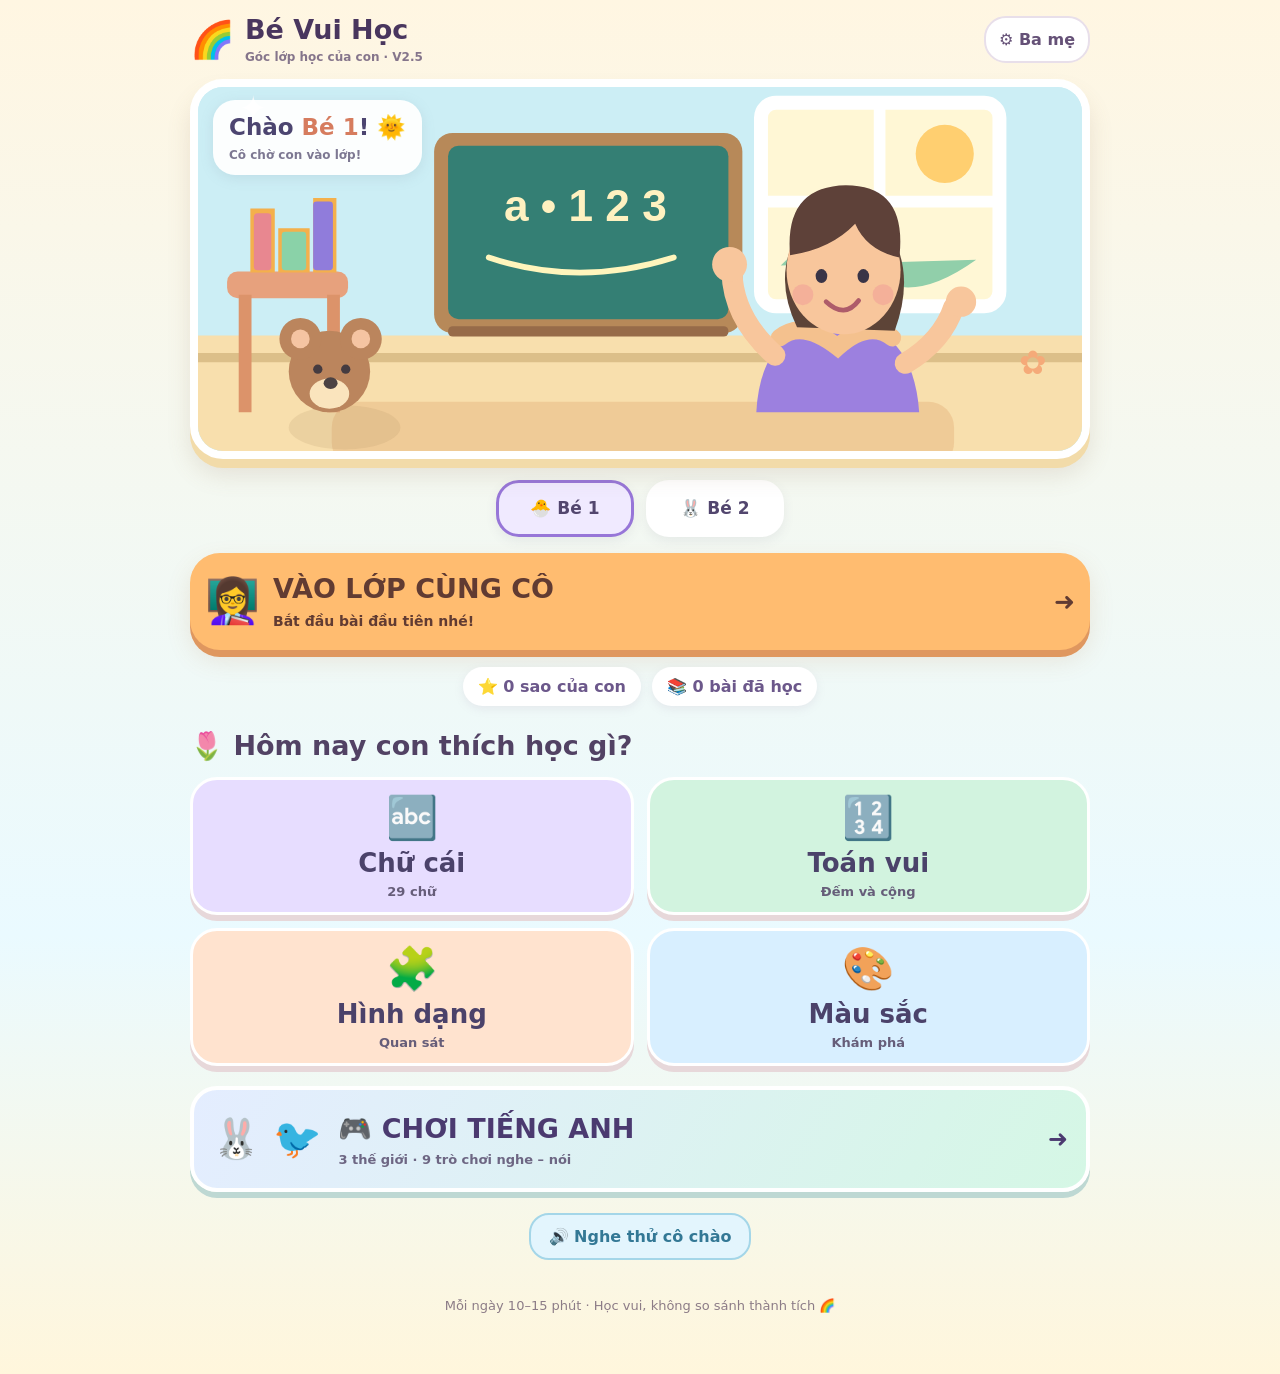
<file: public/index.html>
<!doctype html>
<html lang="vi" style="color-scheme:only light">
<head>
<meta charset="utf-8"><meta name="viewport" content="width=device-width, initial-scale=1, viewport-fit=cover">
<meta name="color-scheme" content="only light"><meta name="theme-color" content="#fff6dc">
<meta name="apple-mobile-web-app-capable" content="yes"><meta name="apple-mobile-web-app-status-bar-style" content="default">
<meta name="apple-mobile-web-app-title" content="Bé Vui Học">
<meta name="description" content="Bé Vui Học – góc lớp học tương tác cho hai bé chuẩn bị vào lớp 1. Trải nghiệm chữ cái, đếm số, tư duy và tô chữ.">
<title>Bé Vui Học V2.6 – Lớp học của con</title>
<link rel="icon" href="./icons/icon-192.png"><link rel="apple-touch-icon" href="./icons/icon-192.png">
<link rel="manifest" href="./manifest.webmanifest"><link rel="stylesheet" href="./styles.css?v=26">
</head>
<body><div id="app"></div><audio id="teacherAudio" preload="metadata" playsinline></audio><div id="toast" role="status" aria-live="polite"></div><script src="./app.js?v=26" defer></script></body></html>
</file>
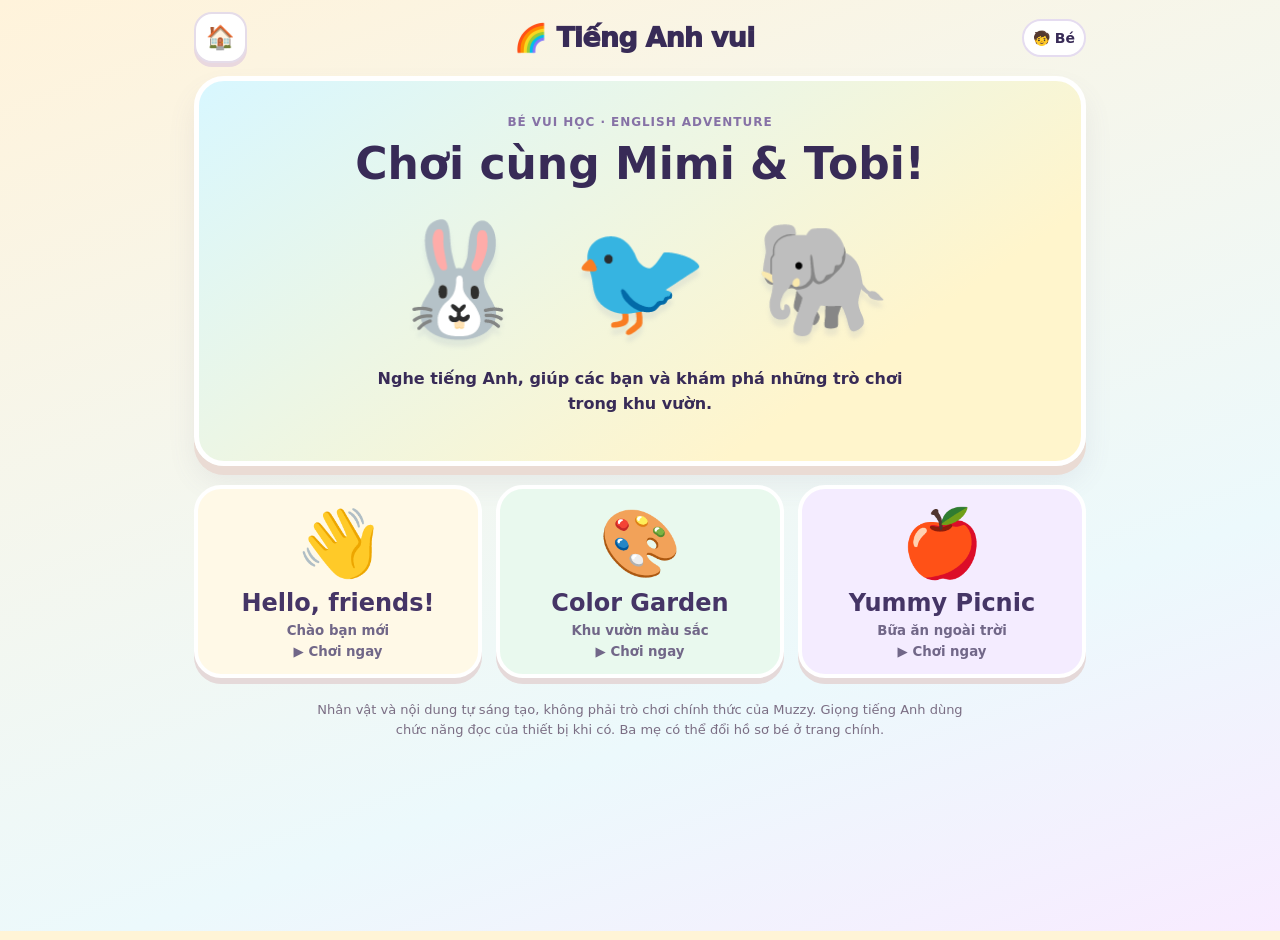
<file: public/english.html>
<!doctype html>
<html lang="vi" style="color-scheme:only light">
<head>
<meta charset="utf-8">
<meta name="viewport" content="width=device-width,initial-scale=1,viewport-fit=cover">
<meta name="theme-color" content="#fff4d6">
<meta name="description" content="Trò chơi nghe và nói tiếng Anh cho bé 4–6 tuổi trong Bé Vui Học.">
<title>Tiếng Anh vui – Bé Vui Học</title>
<link rel="icon" href="./icons/icon-192.png">
<link rel="manifest" href="./manifest.webmanifest">
<style>
:root{font-family:system-ui,-apple-system,"Segoe UI",Arial,sans-serif;color-scheme:only light;color:#382b57;background:#fff4d6}
*{box-sizing:border-box}body{margin:0;min-height:100vh;background:linear-gradient(160deg,#fff3db,#ecf9fc 70%,#f8ebff)}button,a{font:inherit;touch-action:manipulation}button{cursor:pointer;border:0}a{color:inherit;text-decoration:none}
button:focus-visible,a:focus-visible{outline:4px solid #2976be;outline-offset:3px}
button:disabled{opacity:.6;cursor:default}#app{max-width:920px;margin:auto;padding:12px 14px 34px;min-height:100vh}
.topbar{display:flex;align-items:center;gap:10px;justify-content:space-between;margin-bottom:13px}
.back{display:inline-flex;align-items:center;justify-content:center;min-width:51px;min-height:51px;padding:10px;background:#fff;border:2px solid #e5dce9;border-radius:18px;font-size:23px;font-weight:900;box-shadow:0 4px 0 #e9d8df}
.brand{font-size:clamp(19px,4vw,27px);font-weight:1000;letter-spacing:-.03em;flex:1;text-align:center}.kid-bubble{display:flex;align-items:center;gap:6px;border-radius:30px;padding:9px;background:#fff;border:2px solid #e5dcf0;font-weight:850;font-size:14px}
h1,h2,h3,p{margin:0}.hint{color:#6f6681;font-size:14px;line-height:1.55}.hero{background:linear-gradient(145deg,#d8f7ff,#fff5cc 75%);border:5px solid #fff;border-radius:30px;padding:clamp(20px,5vw,34px);box-shadow:0 9px 0 #eadbd4,0 16px 28px #70668f19;text-align:center;overflow:hidden}
.eyebrow{font-weight:900;color:#8672a6;text-transform:uppercase;letter-spacing:.08em;font-size:12px;margin-bottom:9px}.hero h1{font-size:clamp(28px,6vw,44px);line-height:1.2}.hero p{line-height:1.6;margin:10px auto;max-width:560px;font-weight:700}
.actors{min-height:153px;display:flex;align-items:center;justify-content:center;gap:clamp(12px,5vw,45px);margin:12px 0 4px}.actor{font-size:clamp(60px,16vw,110px);display:inline-block;filter:drop-shadow(0 7px 2px #6677a31c);animation:float 3.5s ease-in-out infinite alternate}.actor:nth-child(2){animation-delay:.5s}.actor:nth-child(3){animation-delay:1s}
@keyframes float{to{transform:translateY(-9px) rotate(3deg)}}.worlds{display:grid;grid-template-columns:repeat(3,minmax(0,1fr));gap:14px;margin-top:19px}
.world{display:flex;flex-direction:column;align-items:center;gap:6px;text-align:center;border:4px solid #fff;padding:15px 10px;background:#fff9e7;border-radius:27px;box-shadow:0 6px 0 #e5d9d9;min-height:185px;color:#453566}
.world:nth-child(2){background:#e9f9ee}.world:nth-child(3){background:#f4ecff}.world .big{font-size:66px;line-height:1.2}.world strong{font-size:clamp(19px,3vw,24px)}.world small{font-weight:750;color:#716788}.done{font-size:12px;font-weight:900;color:#27794e;background:#d7f7df;border-radius:15px;padding:4px 10px}
.footnote{text-align:center;margin:22px auto;color:#7b6e84;font-size:13px;line-height:1.55;max-width:650px}
.primary{display:inline-flex;align-items:center;justify-content:center;gap:7px;background:#7656cf;color:white;min-height:62px;border-radius:19px;padding:13px 25px;font-size:clamp(19px,4vw,24px);font-weight:950;box-shadow:0 5px 0 #51378b}
.primary:disabled{box-shadow:none;background:#bcb0d1}.soft{background:#e5f5ff;color:#2b608a;border:2px solid #b7d7ea;min-height:54px;border-radius:17px;padding:10px 15px;font-size:16px;font-weight:900}
.large{font-size:21px;min-height:70px;width:min(380px,100%)}.intro-actions{display:flex;gap:12px;justify-content:center;flex-wrap:wrap;margin-top:25px}
.story{background:#fff;border:5px solid #f5e8cf;border-radius:30px;padding:clamp(18px,4vw,28px);text-align:center;box-shadow:0 8px 23px #6e52731a}
.story h1{font-size:clamp(29px,6vw,43px);margin:10px 0}.story .english{font-weight:1000;font-size:clamp(22px,5.5vw,37px);color:#514192;line-height:1.36;margin:9px 0}
.scene{position:relative;min-height:240px;border-radius:26px;background:linear-gradient(#bfeaff 0%,#ddf8fb 67%,#bfeac2 68%,#93cf9e 100%);overflow:hidden;display:flex;align-items:center;justify-content:space-evenly;isolation:isolate}
.scene::before{content:"☁️";position:absolute;top:7px;left:12%;font-size:65px;opacity:.86}.scene::after{content:"🌳";position:absolute;bottom:2px;right:3%;font-size:72px;z-index:-1}
.scene .scene-actor{font-size:clamp(74px,16vw,120px);filter:drop-shadow(0 6px 3px #4b657044)}.scene .decor{font-size:55px;align-self:flex-end;margin-bottom:17px}
.progress{display:flex;gap:5px;flex:1;max-width:350px}.progress i{height:10px;flex:1;border-radius:20px;background:#e1d8e6}.progress i.passed{background:#61bd95}.progress i.current{background:#8870da}.step-label{font-weight:900;font-size:13px;color:#786e91;white-space:nowrap}
.task-head{display:flex;align-items:center;justify-content:space-between;gap:10px;margin:10px 0 15px}.task{border:5px solid white;background:#fffefa;border-radius:30px;box-shadow:0 8px 0 #e7ddce,0 14px 25px #80629d12;padding:clamp(15px,3.5vw,26px);text-align:center}
.character{font-size:clamp(70px,16vw,100px);line-height:1.25;margin-bottom:5px}.speech{background:#f0ebff;color:#4c3f82;border-radius:23px 23px 23px 8px;padding:14px 12px;max-width:630px;margin:10px auto;font-weight:950;font-size:clamp(22px,5vw,33px);line-height:1.32}
.speech-sub{font-size:15px;color:#81758f;margin-top:7px;line-height:1.5}
.play-sound{display:inline-flex;align-items:center;justify-content:center;gap:6px;margin:13px auto 14px;border-radius:20px;min-height:57px;padding:11px 19px;background:#e2f2ff;border:2px solid #afd4ed;color:#255e8a;font-weight:900;font-size:18px}
.options{display:grid;grid-template-columns:repeat(3,minmax(0,1fr));gap:11px;margin:11px auto 10px;max-width:690px}
.option{border:4px solid #dfd6f5;border-radius:25px;background:#f6f0ff;padding:12px 5px;min-height:130px;display:flex;flex-direction:column;align-items:center;justify-content:center;gap:5px;color:#574475;font-weight:900}
.option .symbol{font-size:clamp(48px,12vw,79px);line-height:1.22}.option .word{font-size:clamp(13px,3vw,18px)}
.option.selected{border-color:#59a4d8;background:#e0f4ff}.option.correct{border-color:#46ba83;background:#ddf8e8}.option.wrong{animation:shake .28s}.option:disabled{opacity:1}
@keyframes shake{20%,60%{transform:translateX(-5px)}40%,80%{transform:translateX(5px)}}
.give-wrap{display:grid;grid-template-columns:1fr;max-width:740px;margin:auto;gap:10px}.drop-zone{display:flex;align-items:center;justify-content:center;gap:14px;border:4px dashed #bba2e8;background:#f4f0ff;border-radius:24px;min-height:120px;font-weight:900;font-size:18px;color:#67538d}.drop-zone .friend{font-size:75px}.drop-zone.ok{background:#dcf8e7;border-color:#50b78b}
.draggable{touch-action:none}.drag-ghost{position:fixed;pointer-events:none;z-index:100;font-size:70px;transform:translate(-50%,-50%);filter:drop-shadow(0 8px 7px #0003)}
.feedback{font-weight:950;font-size:18px;min-height:31px;margin:13px auto;color:#428567}.feedback.retry{color:#a56f3a}.next-bar{display:flex;justify-content:center;margin-top:8px}
.say-prompt{font-size:clamp(35px,8vw,59px);font-weight:1000;color:#8060bd;margin:10px}.say-tools{display:flex;justify-content:center;flex-wrap:wrap;gap:10px;margin:14px 0}.record-state{font-size:14px;color:#786b89;line-height:1.5}
.recording{background:#fee3ea;color:#9f2f58;border-color:#f6a4b7}.playback{display:block;max-width:100%;width:min(330px,100%);margin:12px auto}
.reward{font-size:clamp(100px,23vw,170px);margin:3px 0}.sparkle{font-size:46px;letter-spacing:6px;margin:10px 0}
#notice{min-height:22px;font-size:13px;color:#6d6884;text-align:center;margin:9px auto;line-height:1.5}
@media(max-width:670px){.worlds{grid-template-columns:1fr 1fr}.world{min-height:165px}.hero{padding:16px}.actors{min-height:100px}.actor{font-size:72px}.scene{min-height:200px}.option{min-height:113px}}
@media(max-width:410px){.worlds{grid-template-columns:1fr 1fr;gap:9px}.world .big{font-size:51px}.world strong{font-size:18px}.world:last-child{grid-column:1/-1}.topbar{gap:5px}.brand{font-size:19px}.kid-bubble{font-size:12px}.options{gap:6px}.option .symbol{font-size:49px}.scene .scene-actor{font-size:83px}}
@media(prefers-reduced-motion:reduce){*,*::before,*::after{animation:none!important;transition:none!important}}
</style>
</head>
<body>
<main id="app"></main>
<div id="notice" role="status" aria-live="polite"></div>
<script>
(function(){
"use strict";
var STORE="be-vui-hoc-family-v25";
var WORLDS=[
 {id:"hello",name:"Hello, friends!",vn:"Chào bạn mới",icon:"👋",lead:"Mimi gặp người bạn mới trong khu vườn.",line:"Hello! I'm Mimi!",scene:["🐰","🐦"],tasks:[
  {kind:"tap",s:"🐰",line:"Hello! Wave to Mimi!",vn:"Mimi vẫy tay. Con chào lại nào!",items:[["wave","👋","Hello!"],["apple","🍎","Apple"],["sleep","🌙","Sleep"]],answer:"wave"},
  {kind:"tap",s:"🐰",line:"Where is Tobi? Tap the bird!",vn:"Tobi là bạn chim. Con tìm Tobi nhé!",items:[["rabbit","🐰","Mimi"],["bird","🐦","Tobi"],["elephant","🐘","Ellie"]],answer:"bird"},
  {kind:"say",s:"🐦",line:"Hello! I'm Tobi!",vn:"Con thử nói Hello cùng Tobi!",say:"Hello!"}
 ]},
 {id:"colors",name:"Color Garden",vn:"Khu vườn màu sắc",icon:"🎨",lead:"Mimi và Tobi tìm những món đồ nhiều màu.",line:"Look! A red apple!",scene:["🐰","🌈"],tasks:[
  {kind:"tap",s:"🐰",line:"Find the red apple!",vn:"Chạm vào quả táo đỏ nhé!",items:[["red","🍎","Red"],["blue","🫐","Blue"],["yellow","🍋","Yellow"]],answer:"red"},
  {kind:"drag",s:"🐰",line:"Give Mimi the blue ball!",vn:"Kéo hoặc chọn bóng xanh, đưa cho Mimi.",items:[["red","🔴","Red"],["blue","🔵","Blue"],["yellow","🟡","Yellow"]],answer:"blue",to:"🐰"},
  {kind:"tap",s:"🐦",line:"Touch something green!",vn:"Con tìm một thứ màu xanh lá nhé!",items:[["star","⭐","Star"],["leaf","🍃","Leaf"],["heart","❤️","Heart"]],answer:"leaf"}
 ]},
 {id:"food",name:"Yummy Picnic",vn:"Bữa ăn ngoài trời",icon:"🍎",lead:"Hai người bạn cùng chuẩn bị một buổi dã ngoại.",line:"I'm hungry! Let's eat!",scene:["🐰","🧺"],tasks:[
  {kind:"drag",s:"🐰",line:"Give Mimi an apple, please!",vn:"Đưa quả táo cho Mimi nhé!",items:[["apple","🍎","Apple"],["bread","🍞","Bread"],["banana","🍌","Banana"]],answer:"apple",to:"🐰"},
  {kind:"drag",s:"🐦",line:"Give Tobi a banana, please!",vn:"Đưa quả chuối cho Tobi nhé!",items:[["water","💧","Water"],["banana","🍌","Banana"],["cake","🍰","Cake"]],answer:"banana",to:"🐦"},
  {kind:"say",s:"🐰",line:"Thank you!",vn:"Nói Thank you! để cảm ơn nhé.",say:"Thank you!"}
 ]}
];
var app=document.getElementById("app");
var notice=document.getElementById("notice");
var active=0,phase="home",world=null,step=0,solved=false,selected="",feedback="",wrong="",recorder=null,stream=null,recordUrl="",recording=false,dragging=null;
function safe(v){return String(v==null?"":v).replace(/[&<>"']/g,function(c){return {"&":"&amp;","<":"&lt;",">":"&gt;",'"':"&quot;","'":"&#39;"}[c]})}
function family(){try{return JSON.parse(localStorage.getItem(STORE)||"null")}catch(e){return null}}
function getKid(){var s=family();if(s&&Array.isArray(s.kids)&&s.kids.length){active=s.active===1?1:0;return s.kids[active]}return {name:"Bé",finished:{},stars:0}}
function completed(id){return !!(getKid().finished||{})["en_"+id]}
function markCompleted(){var s=family();if(!s||!Array.isArray(s.kids)||!s.kids[active])return false;var k=s.kids[active];if(!k.finished||typeof k.finished!=="object")k.finished={};if(k.finished["en_"+world.id])return false;k.finished["en_"+world.id]=new Date().toISOString();k.stars=Math.max(0,Number(k.stars)||0)+3;k.activity=Array.isArray(k.activity)?k.activity:[];k.activity.push({at:new Date().toISOString(),id:"en_"+world.id,kind:"english-game",stars:3});k.activity=k.activity.slice(-250);try{localStorage.setItem(STORE,JSON.stringify(s));return true}catch(e){message("Không lưu được tiến độ. Kiểm tra bộ nhớ của máy.");return false}}
function message(s){notice.textContent=s||""}
function header(){var k=getKid();return '<header class="topbar"><a class="back" href="./" aria-label="Về Bé Vui Học">🏠</a><div class="brand">🌈 Tiếng Anh vui</div><span class="kid-bubble">🧒 '+safe(k.name||"Bé")+'</span></header>'}
function worldButtons(){return WORLDS.map(function(w){return '<button class="world" data-action="world" data-id="'+w.id+'"><span class="big">'+w.icon+'</span><strong>'+safe(w.name)+'</strong><small>'+safe(w.vn)+'</small>'+(completed(w.id)?'<span class="done">✓ Đã chơi</span>':'<small>▶ Chơi ngay</small>')+'</button>'}).join("")}
function home(){return header()+'<section class="hero"><div class="eyebrow">Bé Vui Học · English Adventure</div><h1>Chơi cùng Mimi & Tobi!</h1><div class="actors" aria-hidden="true"><span class="actor">🐰</span><span class="actor">🐦</span><span class="actor">🐘</span></div><p>Nghe tiếng Anh, giúp các bạn và khám phá những trò chơi trong khu vườn.</p></section><section class="worlds" aria-label="Chọn thế giới trò chơi">'+worldButtons()+'</section><p class="footnote">Nhân vật và nội dung tự sáng tạo, không phải trò chơi chính thức của Muzzy. Giọng tiếng Anh dùng chức năng đọc của thiết bị khi có. Ba mẹ có thể đổi hồ sơ bé ở trang chính.</p>'}
function startIntro(w){world=w;phase="intro";step=0;solved=false;selected="";feedback="";clearRecord();render()}
function scene(a){return '<div class="scene" aria-hidden="true"><span class="scene-actor">'+a[0]+'</span><span class="decor">🌼</span><span class="scene-actor">'+a[1]+'</span></div>'}
function intro(){return header()+'<section class="story"><div class="eyebrow">Một câu chuyện mới</div><h1>'+safe(world.name)+'</h1>'+scene(world.scene)+'<p class="english">'+safe(world.line)+'</p><p class="hint">'+safe(world.lead)+'</p><div class="intro-actions"><button class="soft" data-action="listenIntro">🔊 Nghe nhân vật</button><button class="primary large" data-action="begin">▶ Bắt đầu chơi</button></div></section>'}
function progress(){var x='';world.tasks.forEach(function(t,i){x+='<i class="'+(i<step?"passed":i===step?"current":"")+'"></i>'});return '<div class="task-head"><button class="back" data-action="exit" aria-label="Chọn màn chơi">←</button><div class="progress" aria-label="Tiến độ">'+x+'</div><span class="step-label">'+(step+1)+' / '+world.tasks.length+'</span></div>'}
function itemsHtml(t,draggable){return '<div class="options">'+t.items.map(function(it){var cls=(solved&&it[0]===t.answer?" correct ":"")+(selected===it[0]?" selected ":"")+(wrong===it[0]?" wrong ":"");return '<button class="option'+cls+(draggable?" draggable":"")+'" data-action="'+(draggable?"pick":"choose")+'" data-id="'+it[0]+'" '+(solved?"disabled":"")+'><span class="symbol">'+it[1]+'</span><span class="word">'+safe(it[2])+'</span></button>'}).join("")+'</div>'}
function taskBody(t){if(t.kind==="tap")return itemsHtml(t,false);
if(t.kind==="drag")return '<div class="give-wrap">'+itemsHtml(t,true)+'<button class="drop-zone'+(solved?" ok":"")+'" data-action="drop" '+(solved?"disabled":"")+'><span class="friend">'+t.to+'</span><span>🎁 Đưa cho bạn ở đây</span></button><p class="hint">Kéo đồ vật vào bạn hoặc chạm đồ vật rồi chạm vào bạn.</p></div>';
return '<div class="say-prompt">'+safe(t.say)+'</div><p class="hint">Con nghe và nói theo nhé. Không chấm điểm phát âm.</p><div class="say-tools"><button class="soft '+(recording?"recording":"")+'" data-action="'+(recording?"stopRecord":"startRecord")+'">'+(recording?"⏹ Dừng ghi âm":"🎙 Thu giọng con")+'</button><button class="soft" data-action="said">😊 Con đã nói!</button></div>'+(recordUrl?'<audio class="playback" controls src="'+recordUrl+'" aria-label="Nghe giọng con vừa ghi"></audio>':'')+'<p class="record-state">Ghi âm chỉ giữ tạm trong phiên chơi, không tải lên máy chủ. Nếu không cấp quyền micro, bé vẫn chơi được.</p>'}
function taskPage(){var t=world.tasks[step];return header()+progress()+'<section class="task"><div class="eyebrow">'+safe(world.name)+'</div><div class="character" aria-hidden="true">'+t.s+'</div><div class="speech">'+safe(t.line)+'</div><p class="speech-sub">'+safe(t.vn)+'</p><button class="play-sound" data-action="listen">🔊 Nghe tiếng Anh</button>'+taskBody(t)+'<p class="feedback'+(wrong?" retry":"")+'" role="status">'+safe(feedback)+'</p><div class="next-bar"><button class="primary large" data-action="next" '+(solved?"":"disabled")+'>'+(step===world.tasks.length-1?"🏆 Hoàn thành!":"Tiếp tục ➜")+'</button></div></section>'}
function finish(){return header()+'<section class="story"><div class="eyebrow">Hooray!</div><div class="reward">🏆</div><h1>Great job!</h1><div class="sparkle" aria-hidden="true">🌟🌈🌟</div><p class="english">You did it!</p><p>Con đã giúp Mimi và Tobi hoàn thành <strong>'+safe(world.vn)+'</strong>.</p><p class="hint">Mỗi thế giới hoàn thành lần đầu được thưởng 3 sao. Chơi lại để nghe và nhớ tự nhiên nhé!</p><div class="intro-actions"><button class="soft" data-action="replay">🔁 Chơi lại</button><button class="primary" data-action="exit">🏡 Chọn màn khác</button></div></section>'}
function render(){app.innerHTML=phase==="home"?home():phase==="intro"?intro():phase==="play"?taskPage():finish()}
function speak(line){message("");if(!("speechSynthesis" in window)){message("Thiết bị chưa hỗ trợ giọng đọc tiếng Anh. Bé có thể chơi bằng hình.");return}try{speechSynthesis.cancel();var u=new SpeechSynthesisUtterance(line);u.lang="en-US";u.rate=.84;u.pitch=1.06;var vs=speechSynthesis.getVoices();var v=vs.find(function(v){return /^en[-_]/i.test(v.lang)})||null;if(v)u.voice=v;u.onerror=function(){message("Không mở được giọng tiếng Anh. Kiểm tra giọng đọc trên thiết bị.")};speechSynthesis.speak(u)}catch(e){message("Không mở được giọng đọc trên trình duyệt này.")}}
function complete(){if(solved)return;solved=true;wrong="";feedback="🌟 Great job! Giỏi lắm!";clearRecord(false);render();speak("Great job!")}
function answer(id){if(solved)return;var t=world.tasks[step];if(id===t.answer){complete();return}wrong=id;feedback="💛 Let's try again! Con thử lại nhé.";render();speak(t.line)}
function next(){if(!solved)return;clearRecord();if(step<world.tasks.length-1){step++;solved=false;selected="";wrong="";feedback="";render();speak(world.tasks[step].line)}else{markCompleted();phase="finish";render();speak("Hooray! Great job!")}}
function clearRecord(revoke){if(recording&&recorder&&recorder.state!=="inactive"){try{recorder.stop()}catch(e){}}if(stream){stream.getTracks().forEach(function(t){t.stop()});stream=null}recording=false;if(revoke!==false){if(recordUrl)URL.revokeObjectURL(recordUrl);recordUrl=""}}
async function startRecording(){if(!navigator.mediaDevices||!navigator.mediaDevices.getUserMedia||typeof MediaRecorder==="undefined"){message("Máy chưa hỗ trợ ghi âm. Bé có thể nói và bấm Con đã nói.");return}try{clearRecord();stream=await navigator.mediaDevices.getUserMedia({audio:true});var chunks=[];recorder=new MediaRecorder(stream);recorder.ondataavailable=function(e){if(e.data&&e.data.size)chunks.push(e.data)};recorder.onstop=function(){if(!chunks.length)return;if(recordUrl)URL.revokeObjectURL(recordUrl);recordUrl=URL.createObjectURL(new Blob(chunks,{type:recorder.mimeType||"audio/webm"}));if(phase==="play")render()};recorder.start();recording=true;render();message("🎙 Đang ghi âm. Bấm Dừng khi con nói xong.")}catch(e){clearRecord();message("Chưa có quyền dùng micro. Bé vẫn có thể tập nói bình thường.")}}
function stopRecording(){if(!recording)return;recording=false;try{if(recorder&&recorder.state!=="inactive")recorder.stop()}catch(e){}if(stream){stream.getTracks().forEach(function(t){t.stop()});stream=null}render()}
function exitHome(){clearRecord();if("speechSynthesis"in window)speechSynthesis.cancel();world=null;phase="home";render();window.scrollTo(0,0)}
app.addEventListener("click",function(e){var el=e.target.closest("[data-action]");if(!el)return;var a=el.dataset.action,id=el.dataset.id;
if(a==="world"){var w=WORLDS.find(function(w){return w.id===id});if(w)startIntro(w)}
else if(a==="listenIntro")speak(world.line);
else if(a==="begin"){phase="play";render();speak(world.tasks[0].line)}
else if(a==="listen")speak(world.tasks[step].line);
else if(a==="choose")answer(id);
else if(a==="pick"){if(!solved){selected=id;wrong="";render();message("Đã chọn! Con đưa đồ vật đến bạn nhé.")}}
else if(a==="drop"){if(selected)answer(selected);else message("Chọn một món đồ trước nhé!")}
else if(a==="said")complete();
else if(a==="startRecord")startRecording();
else if(a==="stopRecord")stopRecording();
else if(a==="next")next();
else if(a==="exit")exitHome();
else if(a==="replay")startIntro(world);
});
app.addEventListener("pointerdown",function(e){var el=e.target.closest('[data-action="pick"]');if(!el||solved||e.button!==0)return;dragging={id:el.dataset.id,startX:e.clientX,startY:e.clientY,ghost:null};});
app.addEventListener("pointermove",function(e){if(!dragging)return;var dx=e.clientX-dragging.startX,dy=e.clientY-dragging.startY;if(!dragging.ghost&&(dx*dx+dy*dy)>144){var g=document.createElement("div");g.className="drag-ghost";var t=world.tasks[step];var item=t.items.find(function(x){return x[0]===dragging.id});g.textContent=item?item[1]:"🎁";document.body.appendChild(g);dragging.ghost=g;}if(dragging.ghost){dragging.ghost.style.left=e.clientX+"px";dragging.ghost.style.top=e.clientY+"px";e.preventDefault()}});
app.addEventListener("pointerup",function(e){if(!dragging)return;var d=dragging;dragging=null;if(d.ghost){d.ghost.remove();var target=document.elementFromPoint(e.clientX,e.clientY);if(target&&target.closest('[data-action="drop"]')){selected=d.id;answer(d.id)}else{selected=d.id;render();message("Con hãy đưa đồ vật cho bạn nhé.")}}});
app.addEventListener("pointercancel",function(){if(dragging&&dragging.ghost)dragging.ghost.remove();dragging=null});
window.addEventListener("pagehide",function(){clearRecord();if("speechSynthesis"in window)speechSynthesis.cancel()});
render();
})();
</script>
</body>
</html>
</file>
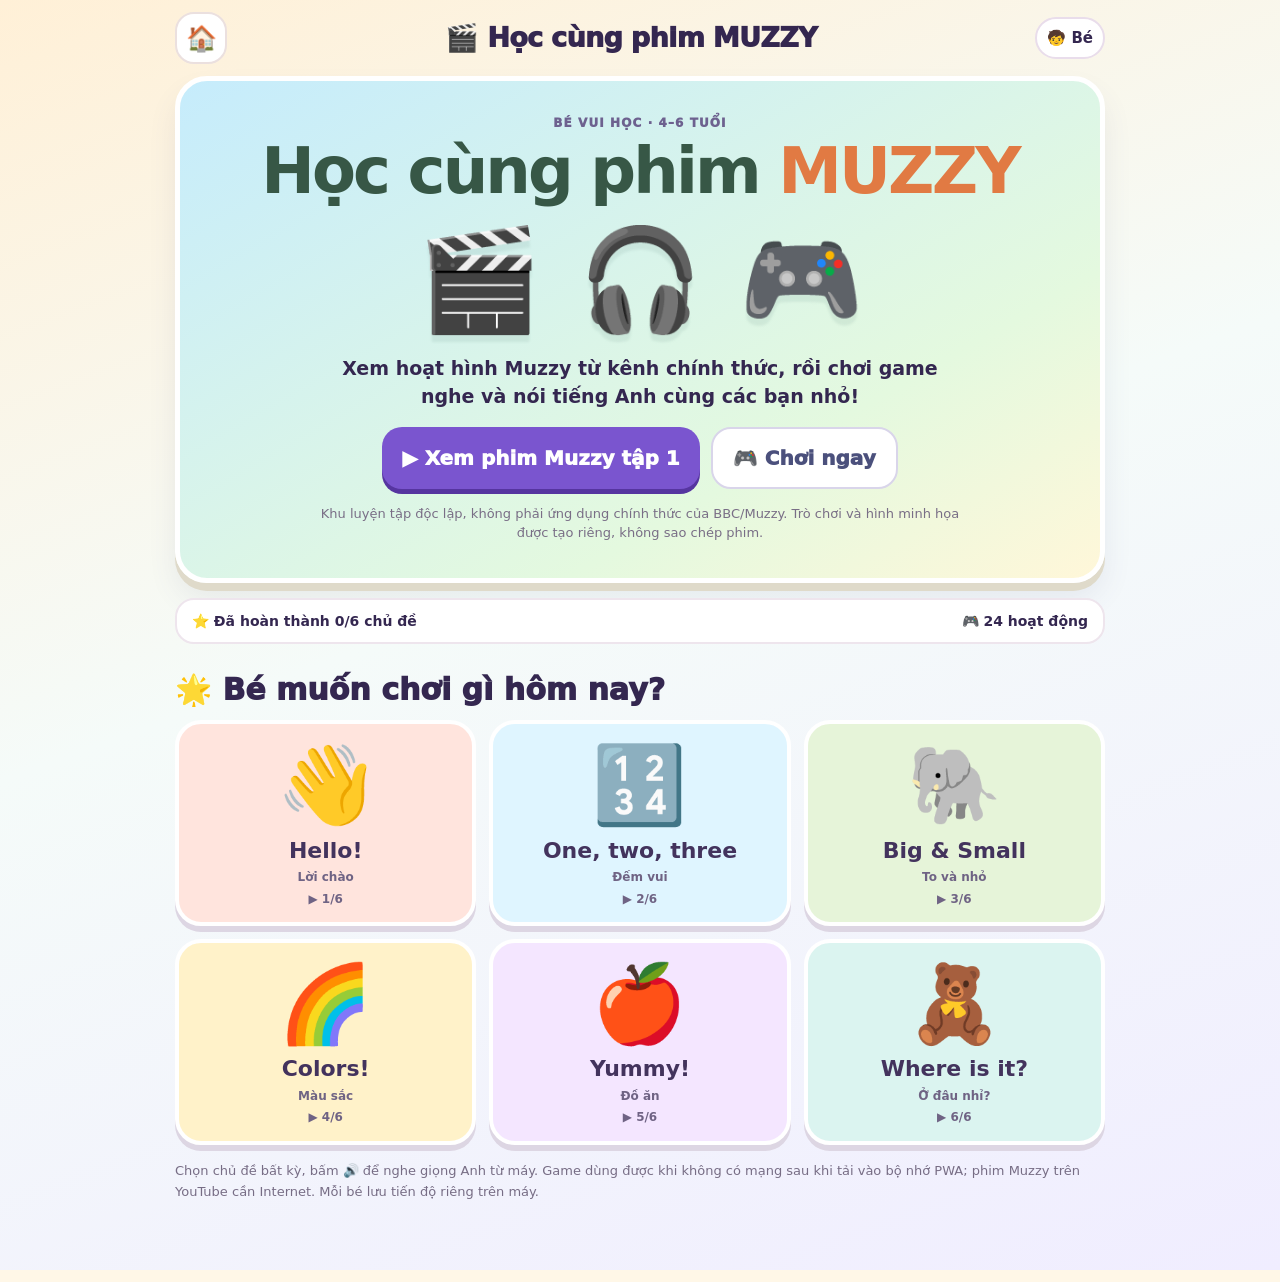
<file: public/muzzy.html>
<!doctype html>
<html lang="vi" style="color-scheme:only light">
<head>
<meta charset="utf-8">
<meta name="viewport" content="width=device-width,initial-scale=1,viewport-fit=cover">
<meta name="theme-color" content="#fff3d4">
<meta name="description" content="Bé học tiếng Anh cùng phim Muzzy: xem tập phim từ kênh chính thức và chơi trò luyện nghe nói tự sáng tạo.">
<title>Học cùng phim MUZZY • Bé Vui Học</title>
<link rel="manifest" href="./manifest.webmanifest">
<link rel="icon" href="./icons/icon-192.png">
<style>
:root{font-family:system-ui,-apple-system,"Segoe UI",Arial,sans-serif;color-scheme:only light;color:#342750;background:#fff7e7}
*{box-sizing:border-box}html{scroll-behavior:smooth}body{margin:0;min-height:100vh;background:linear-gradient(160deg,#fff0d7 0%,#f5fbf9 45%,#f0edff 100%)}button,input{font:inherit}button,a{touch-action:manipulation}button{border:0;cursor:pointer}button:focus-visible,a:focus-visible{outline:4px solid #247dc4;outline-offset:4px}a{color:inherit;text-decoration:none}button:disabled{cursor:default;opacity:.55}
#app{max-width:980px;padding:12px clamp(12px,3vw,25px) 35px;margin:auto;min-height:100vh}
.top{display:flex;align-items:center;gap:9px;margin-bottom:12px;justify-content:space-between}.back{display:grid;place-items:center;min-width:52px;min-height:52px;background:white;border:2px solid #ebe0df;border-radius:19px;font-size:25px;text-decoration:none}.title{flex:1;text-align:center;font-weight:1000;font-size:clamp(18px,4vw,27px);letter-spacing:-.025em}.kid{border-radius:25px;background:#fff;padding:10px;font-size:clamp(12px,3vw,15px);font-weight:800;border:2px solid #e9ddeb;max-width:122px;white-space:nowrap;overflow:hidden;text-overflow:ellipsis}
h1,h2,h3,p{margin:0}.hero{background:linear-gradient(150deg,#c6ecfc,#e4f9df 70%,#fff7d9);border:5px solid #fff;border-radius:32px;padding:clamp(21px,5vw,35px);text-align:center;box-shadow:0 8px 0 #dfdaca,0 17px 28px #5a557b18}
.kicker{font-size:12px;letter-spacing:.09em;font-weight:1000;color:#6d618f;text-transform:uppercase}.hero h1{font-size:clamp(36px,8vw,64px);line-height:1.06;letter-spacing:-.045em;color:#375746;margin:8px 0}.hero h1 span{color:#e17a43}
.illustration{display:flex;align-items:center;justify-content:center;gap:clamp(12px,4vw,36px);min-height:116px;padding:7px}.illustration span{font-size:clamp(58px,13vw,100px);filter:drop-shadow(0 7px 1px #658c8421);animation:rise 2.7s ease-in-out infinite alternate}.illustration span:nth-child(2){animation-delay:.5s}.illustration span:nth-child(3){animation-delay:1s}
@keyframes rise{to{transform:translateY(-8px) rotate(4deg)}}.hero-desc{max-width:610px;margin:8px auto 16px;font-weight:700;font-size:clamp(15px,3.5vw,19px);line-height:1.5}
.hero-actions{display:flex;justify-content:center;gap:11px;flex-wrap:wrap}.primary,.secondary{display:inline-flex;align-items:center;justify-content:center;gap:8px;border-radius:20px;padding:14px 20px;min-height:62px;font-weight:950;font-size:clamp(16px,3.8vw,20px)}
.primary{background:#7a55cf!important;color:white!important;box-shadow:0 5px 0 #5635a0}.secondary{background:white;color:#4b507c;border:2px solid #d9d5ea}.primary:disabled{box-shadow:none;background:#ada2c5!important}
.notice{font-size:13px;line-height:1.5;color:#796e86;margin:15px auto 0;text-align:center;max-width:650px}
.panel-title{font-size:clamp(23px,4.5vw,30px);font-weight:1000;line-height:1.25;margin:27px 0 12px}.world-grid{display:grid;grid-template-columns:repeat(3,minmax(0,1fr));gap:13px}
.world{display:flex;flex-direction:column;justify-content:center;align-items:center;text-align:center;gap:6px;min-height:170px;padding:15px 9px;border-radius:26px;border:4px solid white;box-shadow:0 6px 0 #ddd6e3;color:#43335d}
.world:nth-child(6n+1){background:#ffe4dd}.world:nth-child(6n+2){background:#dff5ff}.world:nth-child(6n+3){background:#e6f4d9}.world:nth-child(6n+4){background:#fff2c9}.world:nth-child(6n+5){background:#f4e6ff}.world:nth-child(6n+6){background:#dbf4f0}
.world .emoji{font-size:clamp(54px,10vw,76px);line-height:1.2}.world strong{font-size:clamp(17px,3vw,22px);line-height:1.25}.world small{color:#6f6384;font-size:12px;font-weight:800;line-height:1.3}
.world .stamp{border-radius:15px;background:#d0f7d6;color:#237c50;font-size:12px;padding:4px 9px;font-weight:900}
.info-row{display:flex;justify-content:space-between;gap:10px;align-items:center;margin:15px 0 8px;padding:13px 15px;background:white;border-radius:19px;border:2px solid #eee5ed;font-weight:850;font-size:14px}
.note{font-size:13px;color:#776d85;line-height:1.6;margin-top:16px}.note a{color:#335ca3;text-decoration:underline}
.video-card{background:white;border-radius:28px;border:4px solid #f2e6ce;padding:clamp(13px,3vw,23px);box-shadow:0 7px 0 #e7e1d8}
.video-card h2{font-size:clamp(23px,5vw,32px);margin:0 0 12px}.video-card .vidicon{font-size:60px;text-align:center}.video-card p{line-height:1.65;color:#625977;margin:10px 0 18px;font-size:15px}.video-actions{display:flex;flex-wrap:wrap;gap:10px;justify-content:center}
.external{display:inline-flex;align-items:center;justify-content:center;border-radius:17px;background:#e6f2ff;border:2px solid #c4d9ed;padding:12px 17px;font-weight:900;color:#285d89;min-height:55px}
.video-frame{aspect-ratio:16/9;width:100%;border:0;border-radius:19px;background:#151822;display:block;margin:14px auto}
.video-foot{font-size:12px!important;color:#857b8b!important;margin:14px 0 3px!important}
.toolbar{display:flex;align-items:center;gap:10px;margin-bottom:13px}.round{border-radius:18px;min-width:53px;min-height:53px;background:white;border:2px solid #e8dfeb;font-size:23px;font-weight:900;color:#57437b}.progress{display:flex;gap:5px;flex:1}.progress i{height:11px;border-radius:12px;background:#e5dde9;flex:1}.progress .done{background:#6ecba4}.progress .active{background:#9070e1}.count{font-weight:900;color:#766c86;font-size:13px;white-space:nowrap}
.game{background:#fffefa;border:5px solid white;border-radius:30px;padding:clamp(17px,3.5vw,30px);text-align:center;box-shadow:0 7px 0 #e0d9ce,0 15px 25px #4c346017}
.game-icon{font-size:clamp(64px,16vw,110px);line-height:1.15;margin:7px auto}.game-label{font-size:13px;text-transform:uppercase;letter-spacing:.07em;font-weight:900;color:#81738d;margin-top:6px}
.phrase{font-size:clamp(24px,5vw,39px);color:#4f3d86;line-height:1.3;font-weight:1000;background:#f1ecff;padding:14px 10px;border-radius:22px;max-width:750px;margin:12px auto 10px}
.hint{color:#736b80;font-size:14px;line-height:1.5;margin:6px auto 12px}
.listen{display:inline-flex;gap:8px;align-items:center;justify-content:center;background:#e3f3ff;border:2px solid #b3d3ed;color:#32678c;border-radius:20px;padding:12px 19px;min-height:57px;font-weight:900;font-size:17px;margin:6px auto 13px}
.choices{display:grid;grid-template-columns:repeat(3,minmax(0,1fr));gap:11px;max-width:710px;margin:12px auto}
.choice{background:#f8efff;border:4px solid #dfccef;border-radius:23px;padding:11px 3px;min-height:120px;color:#4e3b68;display:flex;align-items:center;justify-content:center;flex-direction:column;gap:6px}
.choice .visual{font-size:clamp(44px,11vw,83px);line-height:1.16}.choice .name{font-size:clamp(13px,2.8vw,18px);font-weight:900}
.choice.ok{background:#e1f7e6;border-color:#49bc78}.choice.selected{background:#e9f7ff;border-color:#56a5d8}.choice.retry{animation:shake .22s 2}
@keyframes shake{20%,60%{transform:translateX(-4px)}40%,80%{transform:translateX(4px)}}.choice:disabled{opacity:1}
.drop-area{background:#edf8ee;border:4px dashed #84b98e;border-radius:25px;min-height:106px;max-width:610px;margin:12px auto;display:flex;align-items:center;justify-content:center;gap:11px;font-size:20px;font-weight:900;color:#51765a}
.drop-area .friend{font-size:69px}.drop-area.ok{background:#d4f5de;border-color:#3ebc79}.drag-ghost{position:fixed;z-index:40;pointer-events:none;font-size:67px;transform:translate(-50%,-50%);filter:drop-shadow(0 7px 5px #0003)}
.feedback{min-height:28px;margin:10px auto 3px;color:#39805b;font-size:18px;font-weight:1000}.feedback.retry{color:#b36b40}
.actions{display:flex;justify-content:center;gap:10px;flex-wrap:wrap;margin-top:11px}
.say-large{font-size:clamp(29px,7vw,53px);font-weight:1000;color:#7b5ad3;margin:15px 0}.voicebox{display:flex;gap:10px;justify-content:center;flex-wrap:wrap;margin:18px 0}.voicebtn{background:#e5f2ff;border:2px solid #b6d9f0;border-radius:18px;padding:11px 16px;min-height:56px;font-weight:900;color:#316588}.voicebtn.rec{background:#ffe1e9;border-color:#efa9bd;color:#9b4560}.playback{display:block;max-width:350px;width:100%;margin:11px auto}
.record-note{font-size:12px;color:#7f7189;max-width:580px;line-height:1.6;margin:0 auto}
.finish{background:white;border:5px solid #fff1d5;border-radius:31px;padding:28px 19px;text-align:center;box-shadow:0 7px 0 #e7dacc}.finish .big{font-size:clamp(105px,23vw,155px)}.finish h1{font-size:clamp(31px,7vw,50px);margin:10px}.finish p{line-height:1.7;margin:12px auto;color:#6e6480}
#status{min-height:20px;text-align:center;color:#79638a;font-size:13px;margin:12px auto;line-height:1.6}
@media(max-width:650px){.world-grid{grid-template-columns:repeat(2,minmax(0,1fr))}.hero h1{font-size:43px}.world{min-height:159px}.hero-actions>.primary,.hero-actions>.secondary{width:100%}}
@media(max-width:380px){.world-grid{gap:8px}.world .emoji{font-size:46px}.world strong{font-size:17px}.choices{gap:6px}.choice .visual{font-size:48px}.top{gap:5px}.kid{max-width:85px}}
@media(prefers-reduced-motion:reduce){*,*::before,*::after{animation:none!important;scroll-behavior:auto!important}}
</style>
</head>
<body>
<div id="app"></div><div id="status" role="status" aria-live="polite"></div>
<script>
(function(){
'use strict';
var app=document.getElementById('app'),status=document.getElementById('status');
var DATA_KEY='be-vui-hoc-family-v25',EXTRA_KEY='be-vui-hoc-muzzy-progress-v1';
var FILM='https://www.youtube.com/watch?v=Dtl6z4EPZmE';
var offlineUnits=[
{id:'hello',label:'Hello!',vi:'Lời chào',icon:'👋',headline:'Hello, my friend!',tasks:[
{type:'tap',actor:'👧',line:'Hello!',hint:'Khi nghe Hello, con chạm vào lời chào nhé!',choices:[['wave','👋','Hello'],['sleep','😴','Sleep'],['eat','🍽️','Eat']],answer:'wave'},
{type:'tap',actor:'🐣',line:'Goodbye!',hint:'Tạm biệt bạn nhỏ nào!',choices:[['cry','😭','Cry'],['wave','👋','Goodbye'],['apple','🍎','Apple']],answer:'wave'},
{type:'give',actor:'🐻',line:'Give me a flower, please!',hint:'Kéo hoặc chọn bông hoa rồi đưa cho bạn gấu.',choices:[['ball','⚽','Ball'],['flower','🌷','Flower'],['car','🚗','Car']],answer:'flower'},
{type:'say',actor:'👧',line:'Hello! I am your friend!',hint:'Bé nghe và nói lời chào cùng nhân vật.',repeat:'Hello!'}
]},
{id:'count',label:'One, two, three',vi:'Đếm vui',icon:'🔢',headline:'Let us count!',tasks:[
{type:'tap',actor:'🦋',line:'One!',hint:'Một chú bướm. Con chọn số một.',choices:[['one','1️⃣','One'],['two','2️⃣','Two'],['three','3️⃣','Three']],answer:'one'},
{type:'tap',actor:'🍎🍎',line:'Two apples!',hint:'Có hai quả táo. Con chọn số hai.',choices:[['one','1️⃣','One'],['two','2️⃣','Two'],['three','3️⃣','Three']],answer:'two'},
{type:'tap',actor:'⭐️⭐️⭐️',line:'Three stars!',hint:'Con nhìn và chọn số ba.',choices:[['four','4️⃣','Four'],['three','3️⃣','Three'],['two','2️⃣','Two']],answer:'three'},
{type:'say',actor:'🔢',line:'One, two, three!',hint:'Đếm cùng các bạn nhé.',repeat:'One, two, three!'}
]},
{id:'size',label:'Big & Small',vi:'To và nhỏ',icon:'🐘',headline:'Big or small?',tasks:[
{type:'tap',actor:'🐘',line:'Find the big animal!',hint:'Đâu là con vật to nào?',choices:[['big','🐘','Big'],['small','🐭','Small'],['bird','🐦','Bird']],answer:'big'},
{type:'tap',actor:'🐁',line:'Find the small animal!',hint:'Con vật nhỏ đâu rồi?',choices:[['horse','🐎','Horse'],['elephant','🐘','Elephant'],['mouse','🐁','Mouse']],answer:'mouse'},
{type:'give',actor:'🐻',line:'Give me the big ball!',hint:'Chọn quả bóng lớn và đưa cho gấu.',choices:[['small','⚪','Small'],['big','⚽','Big'],['star','⭐','Star']],answer:'big'},
{type:'say',actor:'🐘',line:'It is big!',hint:'Cùng nói: It is big!',repeat:'It is big!'}
]},
{id:'color',label:'Colors!',vi:'Màu sắc',icon:'🌈',headline:'A colorful day!',tasks:[
{type:'tap',actor:'🍎',line:'Touch red!',hint:'Tìm đồ vật màu đỏ nào.',choices:[['blue','🔵','Blue'],['red','🔴','Red'],['yellow','🟡','Yellow']],answer:'red'},
{type:'tap',actor:'🌞',line:'Touch yellow!',hint:'Tìm màu vàng nào.',choices:[['green','🟢','Green'],['yellow','🟡','Yellow'],['red','🔴','Red']],answer:'yellow'},
{type:'give',actor:'🐰',line:'Give me the blue ball!',hint:'Đưa quả bóng xanh dương cho bạn thỏ.',choices:[['red','🔴','Red'],['blue','🔵','Blue'],['yellow','🟡','Yellow']],answer:'blue'},
{type:'say',actor:'🌈',line:'Red, blue, yellow!',hint:'Bé nói tên ba màu cùng bạn nhé.',repeat:'Red, blue, yellow!'}
]},
{id:'food',label:'Yummy!',vi:'Đồ ăn',icon:'🍎',headline:'I am hungry!',tasks:[
{type:'tap',actor:'🐰',line:'Find the apple!',hint:'Quả táo ở đâu nào?',choices:[['pear','🍐','Pear'],['apple','🍎','Apple'],['lemon','🍋','Lemon']],answer:'apple'},
{type:'give',actor:'🐻',line:'Give me a banana, please!',hint:'Đưa chuối cho gấu nhé.',choices:[['banana','🍌','Banana'],['cake','🍰','Cake'],['bread','🍞','Bread']],answer:'banana'},
{type:'tap',actor:'🥛',line:'Find the milk!',hint:'Con tìm sữa nhé.',choices:[['water','💧','Water'],['milk','🥛','Milk'],['apple','🍎','Apple']],answer:'milk'},
{type:'say',actor:'🐰',line:'I like apples!',hint:'Nói cùng bạn: I like apples!',repeat:'I like apples!'}
]},
{id:'where',label:'Where is it?',vi:'Ở đâu nhỉ?',icon:'🧸',headline:'Where is my toy?',tasks:[
{type:'tap',actor:'🧸',line:'Find the toy in the box!',hint:'Đồ chơi trong hộp ở đâu?',choices:[['in','📦🧸','In'],['up','🎈','Up'],['bed','🛏️','Bed']],answer:'in'},
{type:'tap',actor:'🐈',line:'Look under the table!',hint:'Bạn mèo ở dưới bàn nhé.',choices:[['on','🐈🪑','On'],['under','🪑🐈','Under'],['air','☁️','Sky']],answer:'under'},
{type:'give',actor:'🐻',line:'Give me the teddy bear, please!',hint:'Đưa gấu bông đến cho bạn.',choices:[['teddy','🧸','Teddy'],['car','🚗','Car'],['ball','⚽','Ball']],answer:'teddy'},
{type:'say',actor:'🧸',line:'Here it is!',hint:'Bé nói: Here it is!',repeat:'Here it is!'}
]}
];
var screen='home',unit=null,step=0,solved=false,chosen='',wrong='',feedback='',videoLoaded=false,micStream=null,micRecorder=null,recordUrl='',micOn=false,drag=null,runToken=0;
function esc(v){return String(v==null?'':v).replace(/[&<>"']/g,function(c){return {'&':'&amp;','<':'&lt;','>':'&gt;','"':'&quot;',"'":'&#39;'}[c]})}
function family(){try{return JSON.parse(localStorage.getItem(DATA_KEY)||'null')}catch(e){return null}}
function activeKid(){var f=family();return f&&Array.isArray(f.kids)&&f.kids.length>0?(f.active===1?1:0):0}
function kidName(){var f=family(),i=activeKid();return f&&f.kids&&f.kids[i]?String(f.kids[i].name||'Bé').slice(0,18):'Bé'}
function extra(){try{return JSON.parse(localStorage.getItem(EXTRA_KEY)||'{}')}catch(e){return {}}}
function completeKey(id){return 'en_muzzy_'+id}
function isDone(id){var f=family(),i=activeKid();if(f&&f.kids&&f.kids[i]&&f.kids[i].finished&&f.kids[i].finished[completeKey(id)])return true;var e=extra();return !!(e[i]&&e[i][id])}
function finishProgress(){var f=family(),i=activeKid(),id=unit.id;if(f&&f.kids&&f.kids[i]){var k=f.kids[i];k.finished=k.finished||{};if(k.finished[completeKey(id)])return;k.finished[completeKey(id)]=new Date().toISOString();k.stars=(Number(k.stars)||0)+4;k.activity=Array.isArray(k.activity)?k.activity:[];k.activity.push({id:completeKey(id),at:new Date().toISOString(),stars:4,kind:'muzzy-companion'});k.activity=k.activity.slice(-250);try{localStorage.setItem(DATA_KEY,JSON.stringify(f));return}catch(e){}}
var x=extra();x[i]=x[i]||{};x[i][id]=new Date().toISOString();try{localStorage.setItem(EXTRA_KEY,JSON.stringify(x))}catch(e){msg('Bộ nhớ đầy, chưa lưu được tiến độ.')} }
function msg(v){status.textContent=v||''}
function top(){return '<header class="top"><a class="back" href="./" aria-label="Trang chủ Bé Vui Học">🏠</a><div class="title">🎬 Học cùng phim MUZZY</div><span class="kid">🧒 '+esc(kidName())+'</span></header>'}
function home(){var done=offlineUnits.filter(function(x){return isDone(x.id)}).length;return top()+'<section class="hero"><div class="kicker">Bé Vui Học · 4–6 tuổi</div><h1>Học cùng phim <span>MUZZY</span></h1><div class="illustration" aria-hidden="true"><span>🎬</span><span>🎧</span><span>🎮</span></div><p class="hero-desc">Xem hoạt hình Muzzy từ kênh chính thức, rồi chơi game nghe và nói tiếng Anh cùng các bạn nhỏ!</p><div class="hero-actions"><button class="primary" data-act="film">▶ Xem phim Muzzy tập 1</button><button class="secondary" data-act="start" data-id="hello">🎮 Chơi ngay</button></div><p class="notice">Khu luyện tập độc lập, không phải ứng dụng chính thức của BBC/Muzzy. Trò chơi và hình minh họa được tạo riêng, không sao chép phim.</p></section><div class="info-row"><span>⭐ Đã hoàn thành '+done+'/6 chủ đề</span><span>🎮 24 hoạt động</span></div><h2 class="panel-title">🌟 Bé muốn chơi gì hôm nay?</h2><div class="world-grid">'+offlineUnits.map(function(x,i){return '<button class="world" data-act="start" data-id="'+x.id+'"><span class="emoji">'+x.icon+'</span><strong>'+esc(x.label)+'</strong><small>'+esc(x.vi)+'</small>'+(isDone(x.id)?'<span class="stamp">✓ Đã chơi</span>':'<small>▶ '+(i+1)+'/6</small>')+'</button>'}).join('')+'</div><p class="note">Chọn chủ đề bất kỳ, bấm 🔊 để nghe giọng Anh từ máy. Game dùng được khi không có mạng sau khi tải vào bộ nhớ PWA; phim Muzzy trên YouTube cần Internet. Mỗi bé lưu tiến độ riêng trên máy.</p>'}
function video(){return top()+'<section class="video-card"><div class="kicker">Phim từ kênh YouTube Muzzy</div><h2>🎬 Muzzy in Gondoland – Episode 1</h2>'+(videoLoaded?'<iframe class="video-frame" src="https://www.youtube-nocookie.com/embed/Dtl6z4EPZmE?playsinline=1&rel=0" title="MUZZY in Gondoland - Episode 1 (kênh chính thức)" allow="accelerometer;autoplay;encrypted-media;gyroscope;picture-in-picture;web-share" allowfullscreen referrerpolicy="strict-origin-when-cross-origin"></iframe>':'<div class="vidicon">📺</div>')+'<p>Đây là tập 1 được đăng bởi kênh Muzzy. Bé xem hoạt hình để nghe tiếng Anh; sau đó trở lại đây để chơi các game luyện tập tự tạo. Phần phát phim sử dụng YouTube, không tải hay lưu bản sao.</p><div class="video-actions">'+(videoLoaded?'<button class="secondary" data-act="stopVideo">⏹ Đóng video</button>':'<button class="primary" data-act="loadVideo">▶ Mở phim tại đây</button>')+'<a class="external" target="_blank" rel="noopener noreferrer" href="'+FILM+'">↗ Mở trên YouTube</a><button class="secondary" data-act="start" data-id="hello">🎮 Chơi sau khi xem</button></div><p class="video-foot">Video yêu cầu Internet và có thể bị hạn chế nhúng tùy YouTube/thiết bị. Khi mở trình phát, YouTube có thể xử lý dữ liệu theo chính sách riêng; phụ huynh nên đồng hành với bé.</p></section>'}
function toolbar(){var bar='<div class="toolbar"><button class="round" data-act="home" aria-label="Về các chủ đề">←</button><div class="progress">';unit.tasks.forEach(function(t,i){bar+='<i class="'+(i<step?'done':i===step?'active':'')+'"></i>'});return bar+'</div><span class="count">'+(step+1)+' / '+unit.tasks.length+'</span></div>'}
function choiceHtml(t){var arr=t.choices;return '<div class="choices">'+arr.map(function(c){var cls=solved&&c[0]===t.answer?' ok':chosen===c[0]?' selected':wrong===c[0]?' retry':'';return '<button class="choice'+cls+'" data-act="'+(t.type==='give'?'pick':'choose')+'" data-id="'+esc(c[0])+'" '+(solved?'disabled':'')+'><span class="visual">'+esc(c[1])+'</span><span class="name">'+esc(c[2])+'</span></button>'}).join('')+'</div>'}
function gameBody(t){if(t.type==='tap')return choiceHtml(t);if(t.type==='give')return choiceHtml(t)+'<button class="drop-area'+(solved?' ok':'')+'" data-act="drop" '+(solved?'disabled':'')+'><span class="friend">'+esc(t.actor)+'</span><span>🎁 Đưa cho bạn</span></button><p class="hint">Kéo thả hoặc chạm món đồ rồi chạm vào bạn.</p>';return '<div class="say-large">'+esc(t.repeat)+'</div><p class="hint">Nghe mẫu rồi nói theo. Bé không bị chấm điểm phát âm.</p><div class="voicebox"><button class="voicebtn'+(micOn?' rec':'')+'" data-act="'+(micOn?'stopRecord':'record')+'">'+(micOn?'⏹ Dừng ghi âm':'🎙 Ghi âm giọng con')+'</button><button class="voicebtn" data-act="said">😊 Con đã nói!</button></div>'+(recordUrl?'<audio class="playback" controls src="'+recordUrl+'" aria-label="Nghe lại giọng của bé"></audio>':'')+'<p class="record-note">Micro là tùy chọn, ba mẹ cần đồng ý. Giọng bé chỉ được giữ tạm trong phiên này, không gửi lên máy chủ.</p>'}
function play(){var t=unit.tasks[step];return top()+toolbar()+'<section class="game"><div class="game-label">🎮 '+esc(unit.vi)+'</div><div class="game-icon" aria-hidden="true">'+esc(t.actor)+'</div><div class="phrase">'+esc(t.line)+'</div><p class="hint">'+esc(t.hint)+'</p><button class="listen" data-act="listen">🔊 Nghe tiếng Anh</button>'+gameBody(t)+'<p class="feedback'+(wrong?' retry':'')+'" role="status">'+esc(feedback)+'</p><div class="actions"><button class="primary" data-act="next" '+(solved?'':'disabled')+'>'+(step===unit.tasks.length-1?'🏆 Hoàn thành!':'Tiếp tục ➜')+'</button></div></section>'}
function reward(){return top()+'<section class="finish"><div class="big">🏆</div><h1>Great job!</h1><p>Con đã hoàn thành chủ đề <strong>'+esc(unit.label)+'</strong>.</p><p>🌟 Nhận 4 sao khi hoàn thành lần đầu. Con có thể chơi lại để nghe và nói tự nhiên nhé!</p><div class="actions"><button class="secondary" data-act="replay">🔁 Chơi lại</button><button class="primary" data-act="home">🏡 Chọn chủ đề khác</button></div></section>'}
function render(){app.innerHTML=screen==='home'?home():screen==='video'?video():screen==='play'?play():reward()}
function speech(phrase){msg('');if(!('speechSynthesis' in window)){msg('Thiết bị chưa có giọng đọc. Ba mẹ có thể cài giọng tiếng Anh trong cài đặt máy.');return}try{speechSynthesis.cancel();var u=new SpeechSynthesisUtterance(phrase);u.lang='en-US';u.rate=.82;u.pitch=1;var voices=speechSynthesis.getVoices();var v=voices.find(function(v){return /^en[-_]US/i.test(v.lang)})||voices.find(function(v){return /^en[-_]/i.test(v.lang)});if(v)u.voice=v;u.onerror=function(){msg('Chưa phát được tiếng Anh. Kiểm tra giọng đọc/âm lượng trên máy.')};speechSynthesis.speak(u)}catch(e){msg('Trình duyệt chưa phát được tiếng Anh.')}}
function clearMic(){runToken++;if(micRecorder&&micRecorder.state!=='inactive')try{micRecorder.onstop=null;micRecorder.stop()}catch(e){}if(micStream){micStream.getTracks().forEach(function(x){x.stop()});micStream=null}micOn=false;if(recordUrl){URL.revokeObjectURL(recordUrl);recordUrl=''}}
function begin(id){var next=offlineUnits.find(function(x){return x.id===id});if(!next)return;clearMic();videoLoaded=false;unit=next;step=0;screen='play';solved=false;chosen='';wrong='';feedback='';render();window.scrollTo(0,0);speech(unit.tasks[0].line)}
function homeNow(){clearMic();videoLoaded=false;screen='home';unit=null;if('speechSynthesis' in window)speechSynthesis.cancel();render();window.scrollTo(0,0)}
function correct(){if(solved)return;solved=true;wrong='';feedback='🌟 Great job! Giỏi lắm!';render();speech('Great job!')}
function answer(id){if(solved)return;var t=unit.tasks[step];if(id===t.answer){correct()}else{wrong=id;feedback='💛 Try again! Con thử lại nhé.';render();speech(t.line)}}
function next(){if(!solved)return;clearMic();if(step<unit.tasks.length-1){step++;solved=false;chosen='';wrong='';feedback='';render();speech(unit.tasks[step].line)}else{finishProgress();screen='reward';render();speech('Hooray! Great job!')}}
async function record(){if(!navigator.mediaDevices||!navigator.mediaDevices.getUserMedia||typeof MediaRecorder==='undefined'){msg('Thiết bị không hỗ trợ ghi âm. Con vẫn có thể tập nói nhé.');return}
if(!sessionStorage.getItem('muzzy-mic-ok')){if(!confirm('Phụ huynh đồng ý để bé ghi âm trong phiên này? Âm thanh chỉ lưu tạm trong trình duyệt, không tải lên máy chủ.'))return;sessionStorage.setItem('muzzy-mic-ok','1')}
try{clearMic();var token=runToken;micStream=await navigator.mediaDevices.getUserMedia({audio:true});if(token!==runToken||screen!=='play'){micStream.getTracks().forEach(function(t){t.stop()});micStream=null;return}var chunks=[];micRecorder=new MediaRecorder(micStream);micRecorder.ondataavailable=function(e){if(e.data&&e.data.size)chunks.push(e.data)};micRecorder.onstop=function(){if(token!==runToken)return;if(!chunks.length)return;if(recordUrl)URL.revokeObjectURL(recordUrl);recordUrl=URL.createObjectURL(new Blob(chunks,{type:micRecorder.mimeType||'audio/webm'}));if(screen==='play')render()};micRecorder.start();micOn=true;render();msg('🎙 Đang ghi âm. Con nói và bấm Dừng nhé.')}catch(e){clearMic();msg('Chưa mở được micro. Bé vẫn có thể nghe và nói theo mà không ghi âm.')}}
function stopRecord(){if(!micOn)return;micOn=false;try{if(micRecorder&&micRecorder.state!=='inactive')micRecorder.stop()}catch(e){}if(micStream){micStream.getTracks().forEach(function(x){x.stop()});micStream=null}render()}
app.addEventListener('click',function(e){var btn=e.target.closest('[data-act]');if(!btn)return;var act=btn.dataset.act,id=btn.dataset.id;
if(act==='start')begin(id);
else if(act==='film'){screen='video';videoLoaded=false;render();window.scrollTo(0,0)}
else if(act==='loadVideo'){videoLoaded=true;render()}
else if(act==='stopVideo'){videoLoaded=false;render()}
else if(act==='home')homeNow();
else if(act==='listen'&&unit)speech(unit.tasks[step].line);
else if(act==='choose')answer(id);
else if(act==='pick'){if(solved)return;chosen=id;wrong='';render();msg('Đã chọn! Con đưa món đồ cho bạn nhé.')}
else if(act==='drop'){if(chosen)answer(chosen);else msg('Chọn một món đồ trước nhé!')}
else if(act==='said')correct();
else if(act==='record')record();
else if(act==='stopRecord')stopRecord();
else if(act==='next')next();
else if(act==='replay'&&unit)begin(unit.id);
});
app.addEventListener('pointerdown',function(e){var btn=e.target.closest('[data-act="pick"]');if(!btn||solved||e.button!==0)return;drag={id:btn.dataset.id,x:e.clientX,y:e.clientY,ghost:null}});
app.addEventListener('pointermove',function(e){if(!drag)return;var dx=e.clientX-drag.x,dy=e.clientY-drag.y;if(!drag.ghost&&dx*dx+dy*dy>180){var it=unit.tasks[step].choices.find(function(c){return c[0]===drag.id});var g=document.createElement('div');g.className='drag-ghost';g.textContent=it?it[1]:'🎁';document.body.appendChild(g);drag.ghost=g}if(drag.ghost){drag.ghost.style.left=e.clientX+'px';drag.ghost.style.top=e.clientY+'px';e.preventDefault()}});
app.addEventListener('pointerup',function(e){if(!drag)return;var d=drag;drag=null;if(!d.ghost)return;d.ghost.remove();var hit=document.elementFromPoint(e.clientX,e.clientY);if(hit&&hit.closest('[data-act="drop"]')){chosen=d.id;answer(d.id)}else{chosen=d.id;render();msg('Đã chọn đồ vật. Con đưa món đồ cho bạn nhé.')}});
app.addEventListener('pointercancel',function(){if(drag&&drag.ghost)drag.ghost.remove();drag=null});
window.addEventListener('pagehide',function(){clearMic();if('speechSynthesis' in window)speechSynthesis.cancel()});
render();
})();
</script>
</body>
</html>
</file>
<file: public/styles.css>
:root,html,body {color-scheme:only light!important;font-family:system-ui,-apple-system,'Segoe UI',Arial,sans-serif;background:#fff6dc!important;color:#342f56!important;font-synthesis:none}
*{box-sizing:border-box}body{margin:0;min-height:100vh}button,input{font:inherit}button{touch-action:manipulation;cursor:pointer;border:0}button:focus-visible,input:focus-visible{outline:4px solid #1488c7;outline-offset:3px}button:disabled{opacity:.53;cursor:default}h1,h2,p{margin-top:0}small{display:block}#app{min-height:100vh;background:#fff6dc}
.home{min-height:100vh;background:linear-gradient(#fff6e2,#eafaff 68%,#fff6dc)!important}.page{max-width:960px;margin:0 auto;padding:14px clamp(14px,3vw,30px) 28px}.header{display:flex;align-items:center;justify-content:space-between;gap:12px;margin:0 0 14px}.logo{display:flex;align-items:center;gap:10px;font-size:clamp(21px,3vw,27px);font-weight:900;line-height:1.2;color:#49365e}.logo small{font-weight:650;color:#85758b;font-size:12px;margin-top:4px}.logo-emoji{font-size:36px}.parent-link{background:#fff;border:2px solid #e8dfea;color:#655177;border-radius:22px;min-height:47px;padding:10px 13px;font-weight:800;white-space:nowrap}
.classroom{height:clamp(245px,40vw,380px);overflow:hidden;border:8px solid #fff;border-radius:33px;box-shadow:0 9px 0 #f2dba9,0 16px 23px #8c6f5229;position:relative;background:#cceef5!important}.classroom img{width:100%;height:100%;object-fit:cover;display:block}.hello{position:absolute;top:13px;left:15px;background:#ffffffef!important;border-radius:22px;padding:12px 16px;box-shadow:0 3px 13px #7c8ca02b;font-size:clamp(18px,4vw,23px);font-weight:900;line-height:1.36;color:#4c4570!important;max-width:55%}.hello b{color:#d67c5e}.hello small{font-size:12px;font-weight:700;color:#7d7892;margin-top:4px}
.kids{display:flex;justify-content:center;gap:12px;margin:21px 0 16px}.kid-tab{min-width:138px;min-height:57px;border-radius:23px;background:#fff!important;color:#52466e!important;border:3px solid #fff;box-shadow:0 4px 12px #60537016;font-size:17px;font-weight:850}.kid-tab.selected{background:#f0eaff!important;border-color:#9776d8}
.btn-enter{display:flex;align-items:center;justify-content:center;gap:13px;min-height:104px;width:100%;border-radius:30px;background:#ffbc70!important;color:#613b32!important;box-shadow:0 7px 0 #df975f,0 10px 24px #b8703c26;text-align:left;padding:15px;font-size:25px}.btn-enter>span:first-child{font-size:44px}.btn-enter>span:last-child{margin-left:auto;font-size:25px}.btn-enter strong{font-size:clamp(19px,4.5vw,27px);display:block;line-height:1.3}.btn-enter small{font-size:14px;font-weight:650;line-height:1.4;margin-top:5px}
.quick-lessons{display:grid;grid-template-columns:1fr 1fr;gap:14px;margin-top:20px}.quick-card{min-height:138px;background:#dcd4ff!important;color:#463d70!important;border-radius:26px;box-shadow:0 6px 0 #c6baf0;padding:16px;display:flex;align-items:center;justify-content:center;flex-direction:column;gap:4px}.quick-card.green{background:#d2f2d2!important;box-shadow:0 6px 0 #abdfae}.quick-card strong{font-size:clamp(19px,4.2vw,25px)}.quick-card small{font-size:13px;color:#696582}.quick-art{font-size:41px;line-height:1.28}.audio-test-home{display:block;margin:21px auto 8px;background:#e3f5fd!important;color:#337895!important;border:2px solid #a4d6e8;border-radius:20px;padding:12px 18px;font-weight:800;font-size:16px}.stars-note{text-align:center;font-size:14px;font-weight:750;line-height:1.6;color:#84738c;margin-top:11px}
.lesson{min-height:100vh;background:radial-gradient(ellipse at top left,#dff7ff,transparent 65%),#fff7e7!important}.lesson-shell{max-width:720px;margin:0 auto;padding:12px clamp(12px,3vw,26px) 35px}.lesson-top{display:flex;align-items:center;gap:10px;margin-bottom:14px}.home-back{width:50px;height:50px;border:2px solid #eedfca;background:#fff!important;border-radius:18px;font-size:24px}.lesson-count{white-space:nowrap;background:#fff!important;border-radius:30px;color:#625785!important;padding:9px 14px;font-weight:900}.progress{display:flex;gap:5px;flex:1}.progress i{height:11px;flex:1;background:#e8dded;border-radius:20px}.progress i.current{background:#8e7ade}.progress i.completed{background:#79cda8}
.learning-stage{border:3px solid #f4e6d2;border-radius:30px;background:#fff!important;box-shadow:0 11px 26px #77583b15;padding:clamp(12px,3vw,21px)}.talk-row{display:flex;align-items:center;gap:12px;margin-bottom:12px}.portrait{width:68px;height:75px;object-fit:contain;border-radius:20px;background:#e3f4ff;flex:none;border:2px solid #e3e3ee;padding:4px}.portrait.speaking{outline:4px solid #b8efcf;animation:hello-bob .55s ease infinite alternate}.talk{display:flex;align-items:center;gap:6px;min-height:76px;flex:1;border-radius:23px 23px 23px 5px;background:#f0edff!important;color:#554a7f!important;font-size:clamp(16px,4vw,20px);font-weight:850;line-height:1.52;letter-spacing:.01em;padding:11px 14px;overflow-wrap:anywhere}.talk-dot{color:#36a991;font-size:12px}
.board{background:#fff7df!important;border:9px solid #d7a96a;border-radius:29px;min-height:clamp(225px,33vh,300px);display:flex;flex-direction:column;align-items:center;justify-content:center;padding:13px;overflow:hidden;text-align:center}.board-label{font-size:14px;font-weight:850;color:#8b744e;margin-bottom:8px;line-height:1.5}.huge-letter{font-size:clamp(110px,28vw,166px);font-weight:750;color:#eb6f78!important;line-height:1.04;padding-bottom:8px}.picture-word{font-size:clamp(26px,7vw,36px);font-weight:850;color:#6c528b;line-height:1.4}.big-word{font-size:clamp(85px,19vw,128px);letter-spacing:.04em;line-height:1.2;color:#51477f;display:flex;align-items:center;gap:3px}.big-word b{color:#eb697d}.objects{font-size:clamp(45px,9vw,76px);line-height:1.4;letter-spacing:.04em;display:flex;align-items:center;justify-content:center;gap:9px;white-space:nowrap}.plus{font-size:45px;color:#8063aa}.big-number{font-size:clamp(80px,21vw,145px);font-weight:900;line-height:1.1;color:#7d6bca}.award{font-size:110px;line-height:1.3}.trace-wrap{width:min(310px,100%);height:210px;background:repeating-linear-gradient(to bottom,#fffdf8 0,#fffdf8 48px,#d9eaf1 49px,#fffdf8 50px);border:2px dashed #bfb3d0;border-radius:19px;position:relative;touch-action:none;overflow:hidden}.trace-ghost{position:absolute;inset:0;display:flex;align-items:center;justify-content:center;font-size:175px;font-weight:850;color:#dbceec;pointer-events:none;line-height:1}.trace-wrap canvas{position:absolute;inset:0;width:100%;height:100%;touch-action:none}
.task-area{min-height:68px;margin-top:14px}.activity-intro{text-align:center;font-size:18px;font-weight:850;color:#695884;padding:14px 0;line-height:1.5}.listen-tiles,.choices,.controls{display:flex;gap:10px}.listen-tiles>*{flex:1;background:#e9f7fc!important;color:#387799!important;border:2px solid #acdbe9;border-radius:20px;padding:12px 7px;min-height:70px;font-weight:900;font-size:17px}.choices{justify-content:center}.answer{flex:1;min-width:0;max-width:175px;min-height:85px;background:#efeafd!important;color:#544181!important;border:3px solid #cfc2ec;border-radius:22px;font-size:clamp(38px,10vw,60px);font-weight:900;line-height:1.1}.answer.good{background:#d6f3df!important;border-color:#83bf9f}.answer.try{background:#ffe9e9!important;border-color:#efb0b0}.feedback{min-height:24px;color:#538a67;font-weight:800;font-size:15px;margin-top:6px;text-align:center}.trace-info{display:flex;align-items:center;justify-content:space-between;gap:8px;color:#765d82;font-size:13px;font-weight:750;padding:5px 2px}.trace-info button{background:#ede9ff!important;color:#6552a1!important;border-radius:15px;min-height:42px;padding:9px 11px;font-weight:800}.controls{margin-top:11px}.controls button{min-height:62px;flex:1;border-radius:19px;padding:10px 12px;font-size:clamp(15px,4vw,19px);font-weight:900}.btn-listen{background:#dff3fc!important;border:2px solid #a4d3eb;color:#297b9a!important}.btn-next{background:#8470dc!important;color:#fff!important;border:0;border-radius:18px;min-height:55px;padding:12px 17px;font-size:17px;font-weight:900}.btn-next:disabled{background:#bbb3d8!important;color:#fff!important}.sound-status{color:#68617e;font-size:13px;font-weight:750;text-align:center;line-height:1.5;min-height:24px;margin-top:12px}.sound-status[data-status=error]{color:#a04c34;font-size:14px}.sound-help{font-size:13px;color:#8d513b;margin-top:5px;text-align:center}.sound-help a{color:#256b99;font-weight:850}.end-block{text-align:center;margin-top:20px}.end-block h1{font-size:29px;line-height:1.3}.end-block p{font-size:18px;color:#7b6a82}.end-block button{margin:5px}.btn-outline{background:#f3edff!important;color:#654e99!important;border:2px solid #dfd4f2;border-radius:17px;min-height:50px;padding:11px 16px;font-weight:850}
.parent{min-height:100vh;background:#fffaec!important}.parent-page{max-width:760px;margin:auto;padding:20px 16px 45px}.parent-page h1{font-size:clamp(24px,5vw,31px);margin:20px 0 8px}.parent-page>p{color:#6f6584;line-height:1.6}.parent-panel{background:#fff!important;border:2px solid #f3e8d8;border-radius:25px;padding:19px;margin-top:16px;box-shadow:0 6px 20px #59432b0b}.parent-panel h2{font-size:20px;margin-bottom:12px}.parent-panel p{font-size:14px;line-height:1.6;color:#6d6480}.parent-kid{padding:12px 0;border-top:1px solid #e9e3ee}.parent-kid label{font-weight:850}.parent-kid input{border:2px solid #e4dbea;border-radius:12px;padding:11px;width:min(48%,230px);margin:0 8px;color:#403852;background:#fff!important}.parent-kid button,.upload{display:inline-block;background:#efe7ff!important;color:#604c96!important;padding:10px 15px;border-radius:15px;font-weight:800;cursor:pointer}.parent-kid p{margin:8px 0 0}.native-label{margin:14px 0 6px!important;font-weight:800!important}.help-note{margin-top:12px;background:#fff7e0!important;border-radius:13px;padding:12px}.parent-buttons{display:flex;gap:10px;flex-wrap:wrap}.speed-label{display:block;margin:10px 0;font-weight:750}.parent-panel input[type=range]{width:min(100%,330px);accent-color:#8570dd}.version{font-size:12px;color:#857b89;text-align:center;margin-top:23px;line-height:1.5}
#toast{position:fixed;z-index:50;bottom:24px;left:50%;width:max-content;max-width:min(92vw,450px);padding:12px 18px;border-radius:16px;background:#3a3456!important;color:white!important;font-size:14px;line-height:1.5;box-shadow:0 8px 20px #0002;transform:translate(-50%,120px);opacity:0;transition:transform .25s,opacity .25s;pointer-events:none}#toast.show{transform:translate(-50%,0);opacity:1}
@keyframes hello-bob{to{transform:translateY(-3px)}}
@media(max-width:480px){.classroom{height:270px;border-radius:27px}.classroom img{object-position:66% center}.hello{top:10px;left:9px;padding:9px 11px;max-width:53%;font-size:17px}.hello small{font-size:11px}.kids{margin:17px 0 12px;gap:10px}.kid-tab{min-width:0;flex:1;font-size:16px;min-height:52px}.btn-enter{min-height:96px;border-radius:23px}.btn-enter>span:first-child{font-size:38px}.quick-lessons{gap:11px;margin-top:17px}.quick-card{min-height:130px}.board{min-height:235px}.talk{font-size:16px;min-height:68px;padding:10px}.portrait{width:61px;height:69px}.task-area{margin-top:10px}.learning-stage{padding:11px}.answer{min-height:75px}.controls button{min-height:57px}.lesson-top{margin-bottom:10px}}
@media(prefers-reduced-motion:reduce){*,*:before,*:after{animation:none!important;transition:none!important}}
/* Request light rendering even when browser/OS is set to dark. Some proprietary browsers may override this anyway. */
@media(prefers-color-scheme:dark){:root,html,body,#app{color-scheme:only light!important;background:#fff6dc!important;color:#342f56!important}}
/* v2.5 friendly child-first catalog and accessible training experience */
:root,html,body,#app{color-scheme:only light!important}
.home-grid{display:grid;grid-template-columns:repeat(2,minmax(0,1fr));gap:13px;margin:14px 0 8px}
.lesson-header{font-size:clamp(20px,4.8vw,27px);line-height:1.3;margin:22px 0 8px;color:#524264}
.lesson-tile{border:3px solid #fff;border-radius:27px;min-height:138px;display:flex;align-items:center;justify-content:center;flex-direction:column;box-shadow:0 6px 0 #e7d8da;padding:12px;gap:6px;color:#4b426a}
.lesson-tile>span{font-size:42px}.lesson-tile strong{font-size:clamp(20px,4.5vw,26px)}.lesson-tile small{font-size:13px;font-weight:750;color:#665d79}.lesson-tile.lavender{background:#e7ddff!important}.lesson-tile.green{background:#d2f3df!important}.lesson-tile.peach{background:#ffe3cf!important}.lesson-tile.sky{background:#d8efff!important}
.home-stats{display:flex;gap:11px;justify-content:center;align-items:center;margin:17px 0 2px;flex-wrap:wrap}.home-stats span{font-weight:850;color:#6c588b;background:#fff!important;border-radius:22px;padding:10px 15px;box-shadow:0 3px 10px #987ba021}
.short-note{text-align:center;color:#8c7c87;font-size:13px;line-height:1.6;padding-bottom:16px}
.list-head{display:flex;align-items:center;gap:15px;margin:5px 0 17px}.list-head h1{font-size:clamp(25px,5vw,36px);color:#4c416e;line-height:1.25;margin:0}.list-head p{color:#716a7c;font-size:14px;margin:6px 0 0}.module-grid{display:grid;grid-template-columns:repeat(auto-fill,minmax(135px,1fr));gap:12px}.module{background:#fff!important;box-shadow:0 5px 0 #eadce4;border:3px solid #f6eaf0;border-radius:23px;min-height:150px;display:flex;flex-direction:column;gap:6px;align-items:center;justify-content:center;padding:10px;color:#514269}.module-emoji{font-size:51px;color:#e27989;font-weight:900;line-height:1.15}.module strong{font-size:20px}.module small{font-size:12px;color:#86788b;font-weight:750}.completed-mark{font-size:11px;color:#41866d;font-weight:900}.catalog-help{color:#7c6983;line-height:1.55;font-size:13px;margin:26px 5px 10px}
.huge-picture{font-size:clamp(100px,26vw,140px);line-height:1.38}.count-pics{display:flex;justify-content:center;align-items:center;flex-wrap:wrap;gap:5px;font-size:clamp(30px,8vw,53px);max-width:420px;line-height:1.35}.count-pics span{display:inline-block}.empty-objects{font-size:20px;color:#867a83}.math-visual{display:flex;justify-content:center;align-items:center;gap:11px;font-size:clamp(30px,8vw,57px);flex-wrap:wrap}.math-visual>b{font-size:36px;color:#73609f}
.giant-star{font-size:62px;line-height:1.3}.sound-error{color:#ad513a!important;font-weight:800}.answer{font-size:clamp(23px,6.6vw,54px)}.btn-enter{min-height:97px}
@media(max-width:380px){.module-grid{grid-template-columns:repeat(2,minmax(0,1fr))}.module{min-height:138px}.module-emoji{font-size:44px}}

/* English Adventure gateway */
.english-entry{display:flex;align-items:center;justify-content:center;gap:16px;width:100%;padding:17px 18px;margin:20px 0 10px;background:linear-gradient(120deg,#e4edff,#d5f7e5)!important;border:4px solid #fff;border-radius:27px;box-shadow:0 6px 0 #bed8d3;color:#4b3a70;text-decoration:none;min-height:106px;box-sizing:border-box}.english-entry-icon{font-size:39px;white-space:nowrap}.english-entry strong{display:block;font-size:clamp(19px,4.5vw,27px);line-height:1.35}.english-entry small{font-size:13px;margin-top:4px;color:#6d6683;font-weight:750}.english-entry>span:last-child{font-size:24px;margin-left:auto}.english-entry:focus-visible{outline:4px solid #2879b0;outline-offset:3px}@media(max-width:380px){.english-entry{gap:7px;padding:12px 10px}.english-entry-icon{font-size:28px}}
</file>
